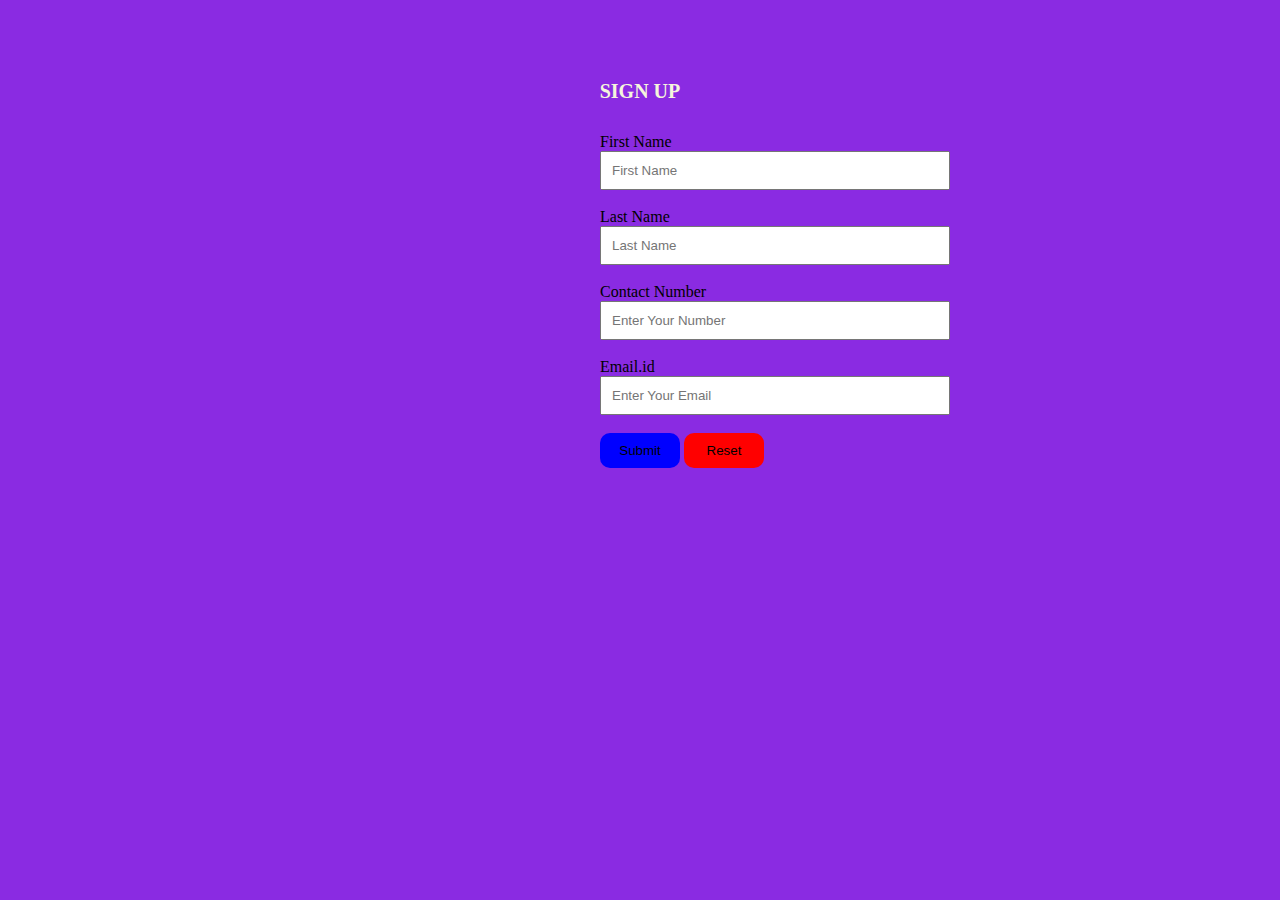
<file: February/Week 3/Assignment 3/index.html>
<html>
    <head>
        <link rel="stylesheet" href="style.css">
        <title> Sign Up Form</title>
    </head>

    <body>
        <body>
            <div id="menu">
                <div id="top">
                    <h2>SIGN UP</h2>
                </div>
    
    
    
                <div id="some">
                    <form>
                      <label>First Name</label><br>
                      <input type="text" placeholder="First Name"><br><br>
    
                      <label>Last Name</label><br>
                      <input type="text" placeholder="Last Name"><br><br>
    
                      <label>Contact Number</label><br>
                      <input type="number" placeholder="Enter Your Number"><br><br>
    
                      <label>Email.id</label><br>
                      <input type="text" placeholder="Enter Your Email"><br><br>
                      <button id="submit" type="submit">Submit</button> 
                      <button id="reset" type="reset">Reset</button>       
                    </form>
                </div>
            </div>
        </body>

    </body>
</html>
</file>
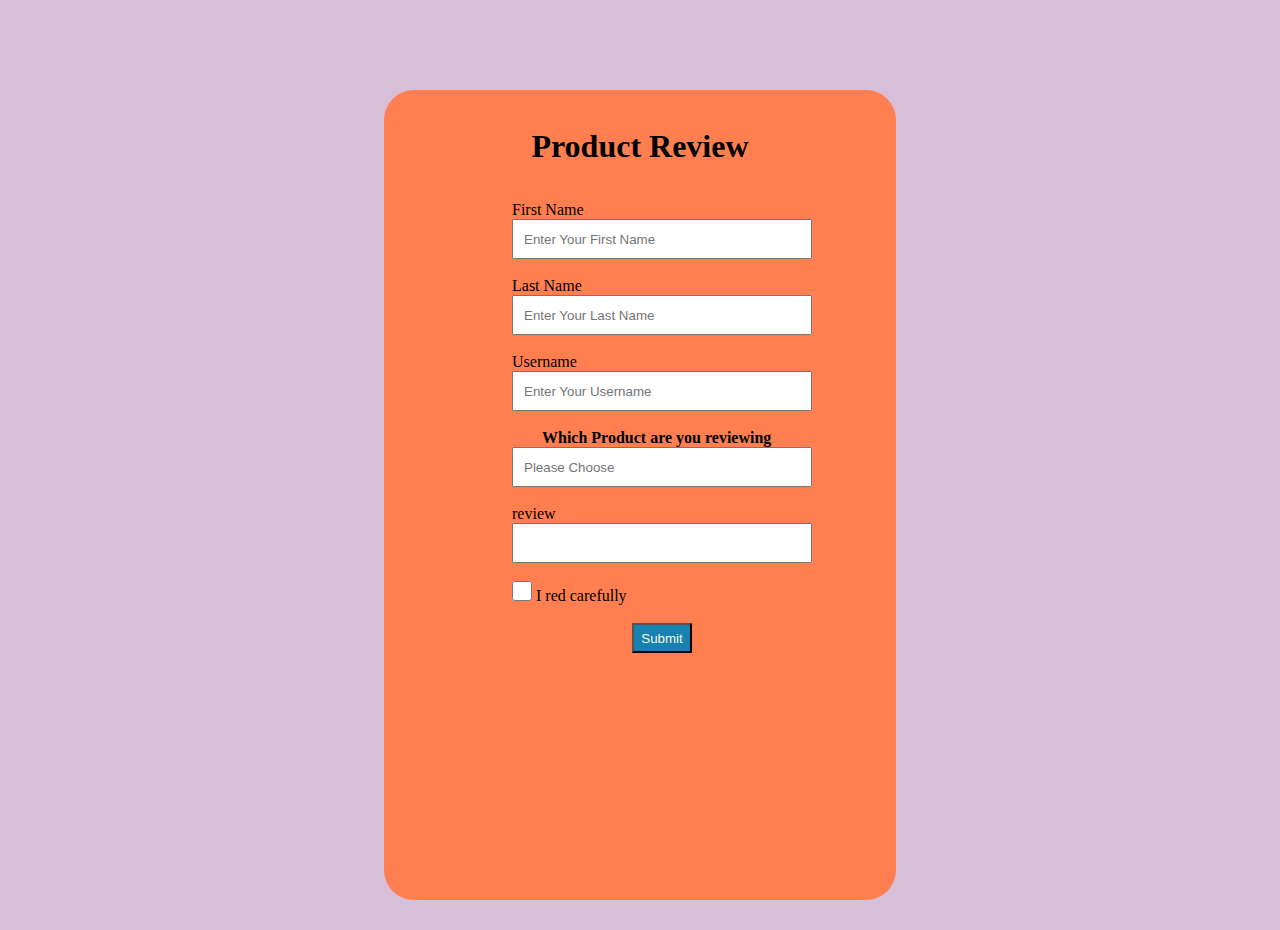
<file: February/Week 4/week-4 assignment-2/Index.html>
<!DOCTYPE html>
<html>
    <head>
        <link rel="stylesheet" href="styles.css">
        <title>Review Form</title>
    </head>

    <body>
        <div class="harsh">
            <h1>Product Review</h1><br><br>
                <form class="data">
                    <label>First Name</label><br>
                    <input type="text" placeholder="Enter Your First Name"><br><br>
                    <label>Last Name</label><br>
                    <input type="text" placeholder="Enter Your Last Name"><br><br>
                    <label>Username</label><br>
                    <input type="email" placeholder="Enter Your Username"><br><br>
            
                    <label><h4>Which Product are you reviewing</h4></label>
                    <input type="text" Name="product" list="review" placeholder="Please Choose"><br><br>
                    <datalist id="review">
                        <option value="Trimmer"></option>
                        <option value="Shoes"></option>
                        <option value="Watches"></option>
                        <option value="Clothes"></option>
                        <option value="Mobiles"></option>
                        <option value="Headphones"></option>
                    </datalist>
                    <label>review</label><br>
                    <input type="text"><br><br>
                    <input class="clickbox" type="checkbox">
                    <lable>I red carefully</lable><br><br>

                    <button class="submit" type="submit">Submit</button>
                    
                      
                    
                </form>
        </div>
    </body>
</html>
</file>
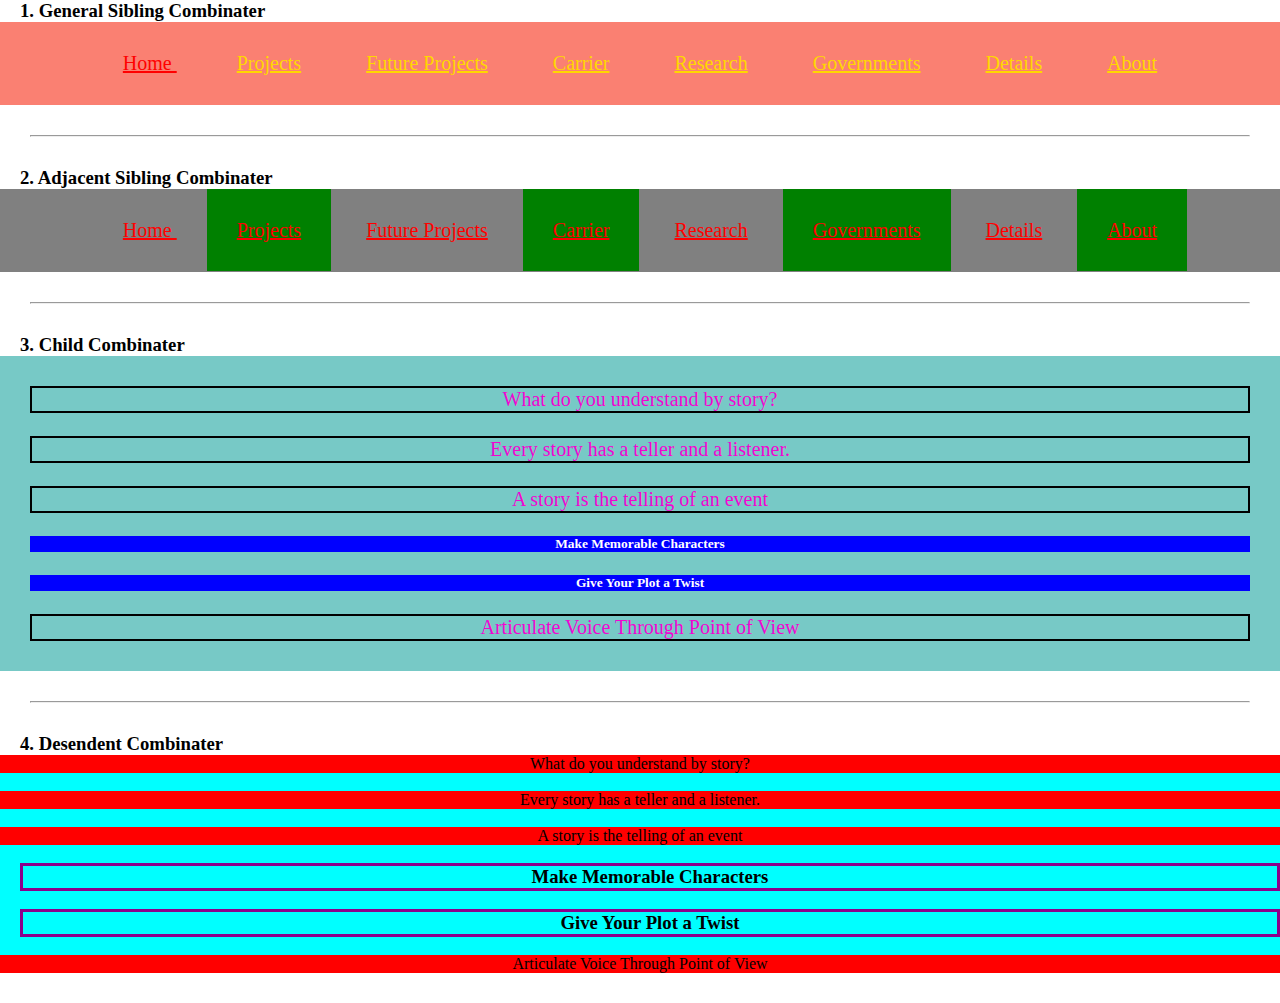
<file: February/Week 4/week-4 assignment-3/index.html>
<!DOCTYPE html>
<html>
    <head>
        <link rel="stylesheet" href="styles.css">
        <title>Combinaters</title>
    </head>

    <body>
        <h3>1. General Sibling Combinater</h3>
        
        <div id="general">
            
                <a class="first_comb1" href="https://www.facebook.com/">Home </a>
           
                <a href="https://www.facebook.com/">Projects</a>
           
                <a  href="https://www.facebook.com/">Future Projects</a>
           
                <a href="https://www.facebook.com/">Carrier</a>
            
                <a href="https://www.facebook.com/">Research</a>
           
                <a href="https://www.facebook.com/">Governments</a>
           
                <a href="https://www.facebook.com/">Details</a>

                <a href="https://www.facebook.com/">About</a>  
        </div>

        <div class="section"><hr /></div>

        <h3>2. Adjacent Sibling Combinater</h3>

        <div id="adjacent">
            <a class="active" href="https://www.facebook.com/">Home </a>
           
            <a href="https://www.facebook.com/">Projects</a>
       
            <a class="active"  href="https://www.facebook.com/">Future Projects</a>
       
            <a href="https://www.facebook.com/">Carrier</a>
        
            <a class="active" href="https://www.facebook.com/">Research</a>
       
            <a href="https://www.facebook.com/">Governments</a>
       
            <a class="active" href="https://www.facebook.com/">Details</a>

            <a href="https://www.facebook.com/">About</a>  

        </div>

        <div class="section"><hr /></div>

        <h3>3. Child Combinater</h3>

        <div id="child">
            
            <p>What do you understand by story?</p><br>
           
       
                <p>Every story has a teller and a listener.</p><br>
           
                <p>A story is the telling of an event</p><br>
           
           
                <h6>Make Memorable Characters</h6><br>
           
            
                <h6>Give Your Plot a Twist</h6><br>
           
           
                <p>Articulate Voice Through Point of View</p>
    
    </div>

    <div class="section"><hr /></div>

    <h3>4. Desendent Combinater</h3>


    <main>
        
            
                <p>What do you understand by story?</p><br>
           
       
                <p>Every story has a teller and a listener.</p><br>
           
                <p>A story is the telling of an event</p><br>
           
                <h3>Make Memorable Characters</h3><br>
            
                <h3>Give Your Plot a Twist</h3><br>
           
                <p>Articulate Voice Through Point of View</p>
    
    </div>
    </main>



        
    </body>
</html>
</file>
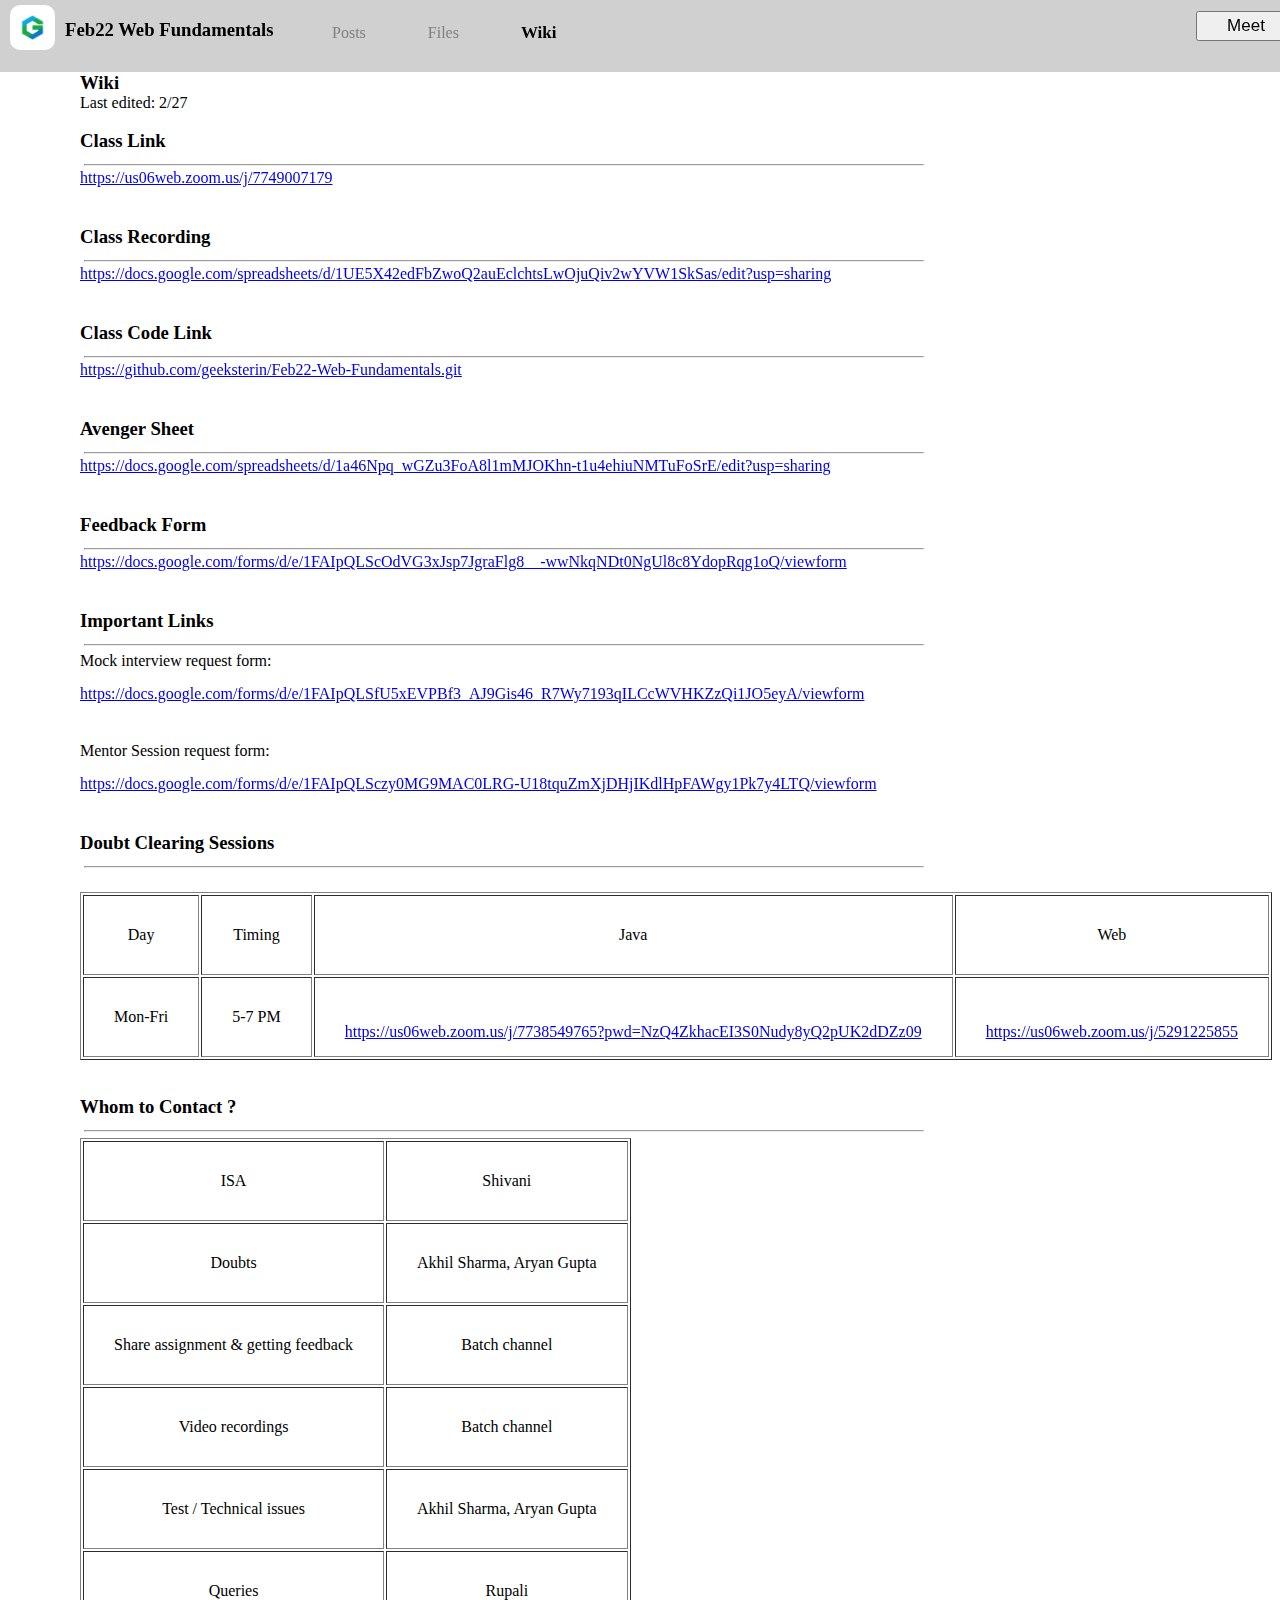
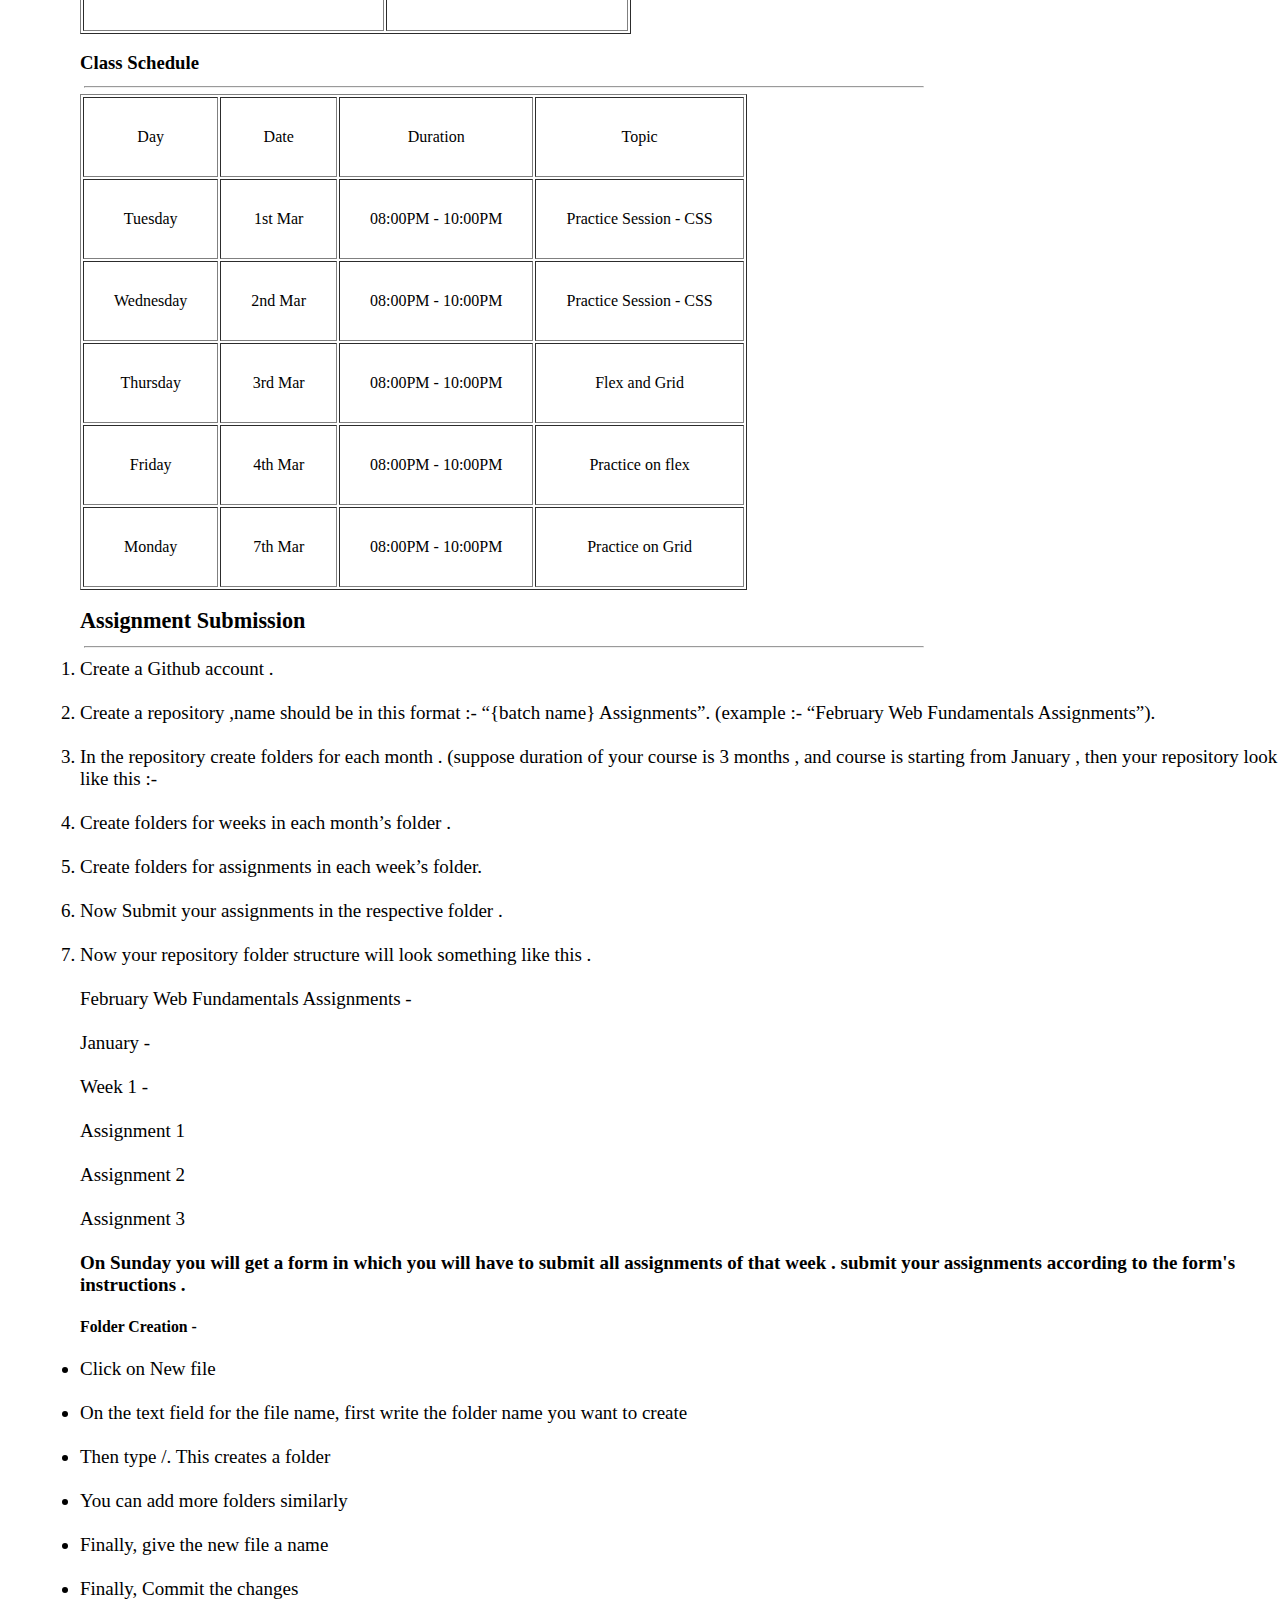
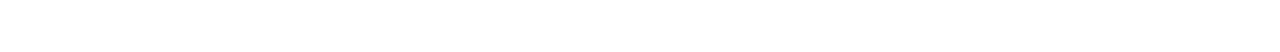
<file: March/Week 1/28 feb assignment 1/index.html>
<!DOCTYPE html>
<html lang="en">
<head>
    <meta charset="UTF-8">
    <meta http-equiv="X-UA-Compatible" content="IE=edge">
    <meta name="viewport" content="width=device-width, initial-scale=1.0">
    <title>Wiki Page</title>
    <link rel="stylesheet" href="styles.css">
</head>
<body>
    <nav>
        <div id="navbar">
            <img src="./imggg.png">
            <h3 class="heading">Feb22 Web Fundamentals</h3> 
        </div>

        <div class="two">
           <table>
               <tr>
                   <td>
                    <p class="menu_bar">Posts</p>
                   </td>
                   <td>
                    <p class="menu_bar">Files</p>
                   </td>
                   <td>
                    <h5 class="bold">Wiki</h5>
                   </td>
               </tr>
               <button>Meet</button>
           </table>
        </div>
    </nav><br><br><br><br>

    <main>
        <div>
            <h3>Wiki</h3>
            <p>Last edited: 2/27</p>
            
            <div><br>
                <h3>Class Link</h3><hr/>
                <a href="https://us06web.zoom.us/j/7749007179">
                    https://us06web.zoom.us/j/7749007179</a>

            </div><br><br><br>

            <div>
                <h3>Class Recording</h3><hr/>
                <a href="https://docs.google.com/spreadsheets/d/1UE5X42edFbZwoQ2auEclchtsLwOjuQiv2wYVW1SkSas/edit?usp=sharing">
                    https://docs.google.com/spreadsheets/d/1UE5X42edFbZwoQ2auEclchtsLwOjuQiv2wYVW1SkSas/edit?usp=sharing</a>
            </div><br><br><br>
            
            <div>
                <h3>Class Code Link</h3><hr/>
                <a href="https://github.com/geeksterin/Feb22-Web-Fundamentals.git">
                    https://github.com/geeksterin/Feb22-Web-Fundamentals.git</a>
                
            </div><br><br><br>

            <div>
                <h3>Avenger Sheet</h3><hr/>
            <a href="https://docs.google.com/spreadsheets/d/1a46Npq_wGZu3FoA8l1mMJOKhn-t1u4ehiuNMTuFoSrE/edit?usp=sharing">
                https://docs.google.com/spreadsheets/d/1a46Npq_wGZu3FoA8l1mMJOKhn-t1u4ehiuNMTuFoSrE/edit?usp=sharing</a>

            </div><br><br><br>

            <div>
                <h3>Feedback Form</h3><hr/>
                <a href="https://docs.google.com/forms/d/e/1FAIpQLScOdVG3xJsp7JgraFlg8__-wwNkqNDt0NgUl8c8YdopRqg1oQ/viewform">
                    https://docs.google.com/forms/d/e/1FAIpQLScOdVG3xJsp7JgraFlg8__-wwNkqNDt0NgUl8c8YdopRqg1oQ/viewform</a>
            </div><br><br><br>

            <div>
                <h3>Important Links</h3><hr/><br>
                <p>Mock interview request form:</p>
                <a href="https://docs.google.com/forms/d/e/1FAIpQLSfU5xEVPBf3_AJ9Gis46_R7Wy7193qILCcWVHKZzQi1JO5eyA/viewform">
                    https://docs.google.com/forms/d/e/1FAIpQLSfU5xEVPBf3_AJ9Gis46_R7Wy7193qILCcWVHKZzQi1JO5eyA/viewform</a>
            </div><br><br><br>

            <div>
                <p>Mentor Session request form:</p>
            <a href="https://docs.google.com/forms/d/e/1FAIpQLSczy0MG9MAC0LRG-U18tquZmXjDHjIKdlHpFAWgy1Pk7y4LTQ/viewform">
                https://docs.google.com/forms/d/e/1FAIpQLSczy0MG9MAC0LRG-U18tquZmXjDHjIKdlHpFAWgy1Pk7y4LTQ/viewform</a>
            </div><br><br><br>

    </main>

    <section>
        <div><h3>Doubt Clearing Sessions</h3></div><hr/><br><br>
        <table border="1">
                <tr>
                    <td>Day</td>
                    <td>Timing</td>
                    <td>Java</td>
                    <td>Web</td>
                </tr>

                <tr>
                    <td>Mon-Fri</td>
                    <td>5-7 PM</td>
                    <td><a href="https://us06web.zoom.us/j/7738549765?pwd=NzQ4ZkhacEI3S0Nudy8yQ2pUK2dDZz09">
                        https://us06web.zoom.us/j/7738549765?pwd=NzQ4ZkhacEI3S0Nudy8yQ2pUK2dDZz09</a></td>
                        <td><a href="https://us06web.zoom.us/j/5291225855">https://us06web.zoom.us/j/5291225855</a></td>
                </tr>
        </table><br><br>

        <div><h3>Whom to Contact ?</h3></div><hr/><br>
        <table border="1">
            <tr>
                <td>ISA</td>
                <td>Shivani</td>
            </tr>
            <tr>
                <td>Doubts</td>
                <td>Akhil Sharma, Aryan Gupta</td>
            </tr>
            <tr>
                <td>Share assignment & getting feedback</td>
                <td>	Batch channel </td>
            </tr>
            <tr>
                <td>Video recordings</td>
                <td>Batch channel</td>
            </tr>
            <tr>
                <td>Test / Technical issues</td>
                <td>Akhil Sharma, Aryan Gupta</td>
            </tr>
            <tr>
                <td>Queries</td>
                <td>Rupali</td>
            </tr>
        </table><br>

        <div><h3>Class Schedule</h3></div><hr/><br>

        <table border="1">
            <tr>
                <td>Day</td>
                <td>Date</td>
                <td>Duration</td>
                <td>Topic</td>
            </tr>

            <tr>
                <td>Tuesday</td>
                <td>1st Mar</td>
                <td>08:00PM - 10:00PM</td>
                <td>Practice Session - CSS</td>
            </tr>

            <tr>
                <td>Wednesday</td>
                <td>2nd Mar</td>
                <td>08:00PM - 10:00PM</td>
                <td>Practice Session - CSS</td>
            </tr>

            <tr>
                <td>Thursday</td>
                <td>3rd Mar</td>
                <td>08:00PM - 10:00PM</td>
                <td>Flex and Grid</td>
            </tr>

            <tr>
                <td>Friday</td>
                <td>4th Mar</td>
                <td>08:00PM - 10:00PM</td>
                <td>Practice on flex</td>
            </tr>

            <tr>
                <td>Monday</td>
                <td>7th Mar</td>
                <td>08:00PM - 10:00PM</td>
                <td>Practice on Grid</td>
            </tr>
        </table>
    </section><br>

    <article>
        <div><h3>Assignment Submission</h3></div><hr/><br>
        <ol>
            <li><p>Create a Github account .</p></li><br>
            <li>Create a repository ,name should be in this format :- “{​​​​batch name}​​​​​​​​​​​ Assignments”. (example :- “February Web Fundamentals Assignments”).</li><br>
            <li>In the repository create folders for each month . (suppose duration of your course is 3 months , 
                and course is starting from January , then your repository look like this :- </li><br>
            <li>Create folders for weeks in each month’s folder .</li><br>
            <li>Create folders for assignments in each week’s folder.</li><br>
            <li>Now Submit your assignments in the respective folder .</li><br>
            <li>Now your repository folder structure will look something like this .</li><br>
        </ol>
        <p>February Web Fundamentals Assignments -</p><br>
        <p>January -</p><br>
        <p>Week 1 -</p><br>
        <p>  Assignment 1</p><br>
        <p>Assignment 2</p><br>
        <p>Assignment 3</p><br>
        <h4>On Sunday you will get a form in which you will have to submit all assignments of that week . 
            submit your assignments according to the form's instructions .</h4><br>

        <h5>Folder Creation -</h5><br>   
        <ul>
            <li>Click on New file</li><br>
            <li>On the text field for the file name, first write the folder name you want to create</li><br>
            <li>Then type /. This creates a folder</li><br>
            <li>You can add more folders similarly</li><br>
            <li>Finally, give the new file a name</li><br>
            <li>Finally,  Commit the changes</li><br>
        </ul> 
    </article>
</body>
</html>
</file>
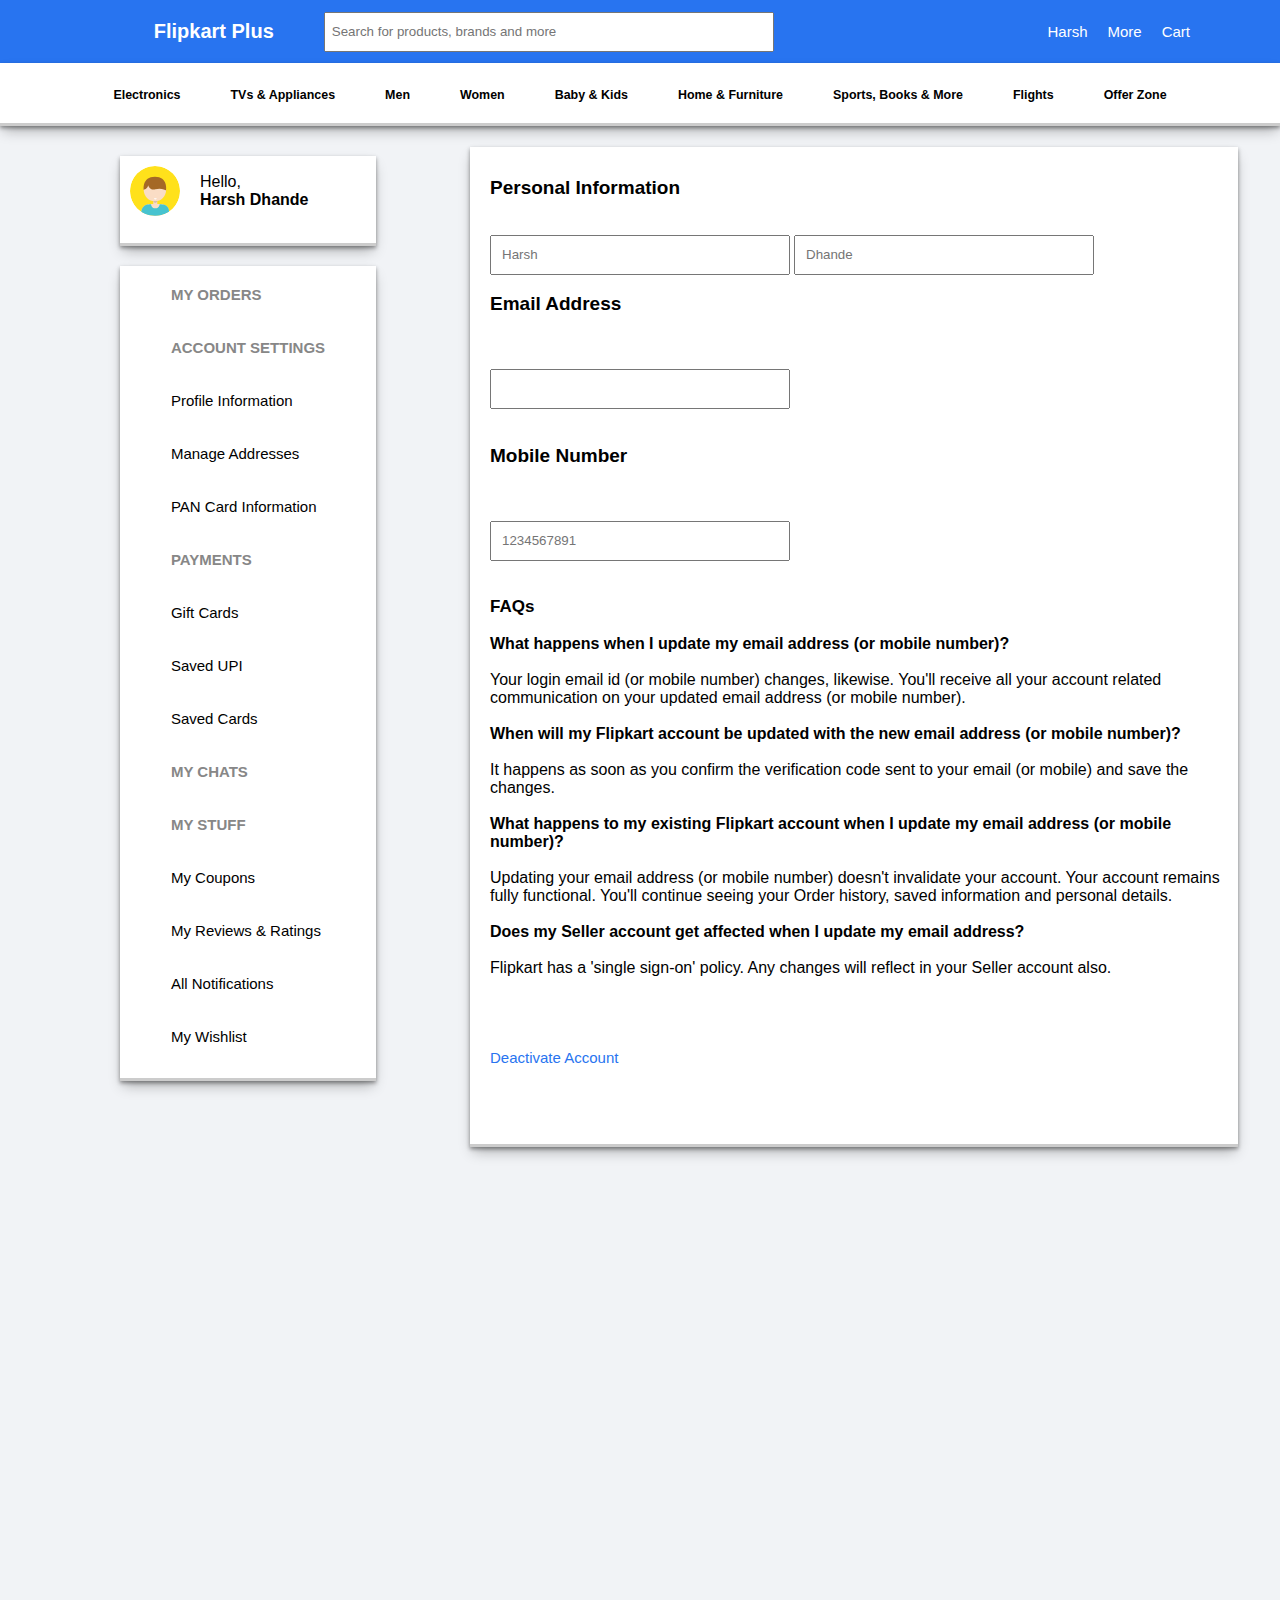
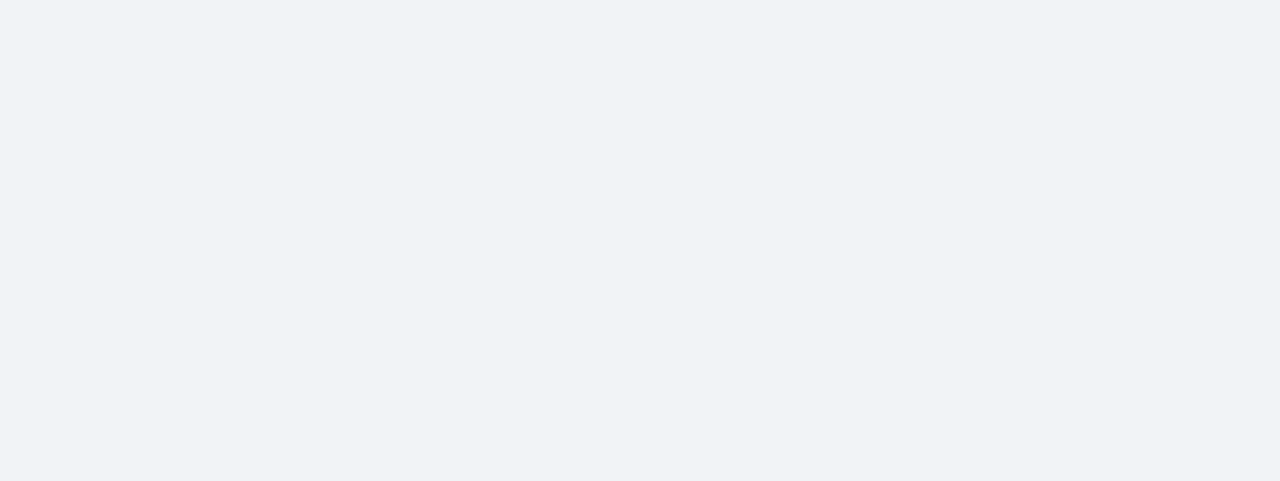
<file: March/Week 1/3 march assignment 4/index.html>
<!DOCTYPE html>
<html lang="en">
<head>
    <meta charset="UTF-8">
    <meta http-equiv="X-UA-Compatible" content="IE=edge">
    <meta name="viewport" content="width=device-width, initial-scale=1.0">
    <title>Flipkart Page</title>
    <link rel="stylesheet" href="styles.css">
  
</head>
<body>
    <div class="container">
        <div class="blue-navigation">
            <div class="blue-left">
                <h2 class="logo">Flipkart Plus</h2>
                <input class="search-bar" placeholder="Search for products, brands and more" type="search">
            </div>
            <div class="blue-right">
                <a class="a1" href="#">Harsh</a>
                <a class="a1" href="#">More</a>
                <a class="a1" href="#">Cart</a>
            </div>
        </div>
        <div class="white-navigation">
            <a href="#"><h5>Electronics</h5></a>
            <a href="#"><h5>TVs & Appliances</h5></a>
            <a href="#"><h5>Men</h5></a>
            <a href="#"><h5>Women</h5></a>
            <a href="#"><h5>Baby & Kids</h5></a>
            <a href="#"><h5>Home & Furniture</h5></a>
            <a href="#"><h5>Sports, Books & More</h5></a>
            <a href="#"><h5>Flights</h5></a>
            <a href="#"><h5>Offer Zone</h5></a>
        </div>

        <div class="content">
            <div class="section-1">
                <div class="profile28">
                    <div class="section-logo">
                        <img class="profile" src="./proffile.svg" alt="profile" >
                    </div>
                    <div class="hello">
                        <p>Hello,</p>
                        <h5>Harsh Dhande</h5>
                    </div>
                    
                </div>
            </div>
            <div class="section-2">
                <div class="side-bar">
                    <div class="my-order"><h4>MY ORDERS</h4></div><br><br>

                    <div class="accout-setting">
                        <h4>ACCOUNT SETTINGS</h4><br><br>
                        <a href="#"> <p>Profile Information</p></a><br><br>
                        <a href="#"><p>Manage Addresses</p></a><br><br>
                        <a href="#"><p>PAN Card Information</p></a><br><br>
                    </div>

                    <div class="payments">
                       <h4>PAYMENTS</h4><br><br>
                       <a href="#"> <p>Gift Cards</p></a><br><br>
                       <a href="#"> <p>Saved UPI</p></a><br><br>
                       <a href="#"><p>Saved Cards</p></a><br><br>
                    </div>

                    <div class="my-chats">
                        <h4>MY CHATS</h4><br><br>
                    </div>

                    <div class="my-stuff">
                        <h4>MY STUFF</h4><br><br>
                        <a href="#"><p>My Coupons</p></a><br><br>
                        <a href="#"><p>My Reviews & Ratings</p></a><br><br>
                        <a href="#"><p>All Notifications</p></a><br><br>
                        <a href="#"><p>My Wishlist</p></a><br><br>
                    </div>

                </div>
            </div>
          
        </div>

        <div class="container-2">
            <div class="section-3">
                <h5 class="info">Personal Information</h5><br><br>
                <input type="text" placeholder="Harsh">
                <input type="text" placeholder="Dhande"><br><br>
    
    
                <h5>Email Address</h5><br><br><br>
                <input type="text"><br><br><br>
    
                <h5>Mobile Number</h5><br><br><br>
                <input type="number" placeholder="1234567891">
            </div><br><br>
            <div class="detais">
                <h3>FAQs</h3><br>
                <h6>What happens when I update my email address (or mobile number)?</h6><br>
                <p>Your login email id (or mobile number) changes, likewise. 
                    You'll receive all your account related communication on your updated email address (or mobile number).
                </p><br>

                <h6>When will my Flipkart account be updated with the new email address (or mobile number)?</h6><br>
                <p>It happens as soon as you confirm the verification code sent to your email (or mobile) and save the changes.</p><br>


                <h6>What happens to my existing Flipkart account when I update my email address (or mobile number)?</h6><br>
                <p>Updating your email address (or mobile number) doesn't invalidate your account. Your account remains fully functional.
                     You'll continue seeing your Order history, saved information and personal details.
                </p><br>

                <h6>Does my Seller account get affected when I update my email address?</h6><br>
                <p>Flipkart has a 'single sign-on' policy. Any changes will reflect in your Seller account also.</p><br><br><br><br>

                <a href="#">Deactivate Account</a>

            </div>
        </div>

       
    </div>
</body>
</html>
</file>
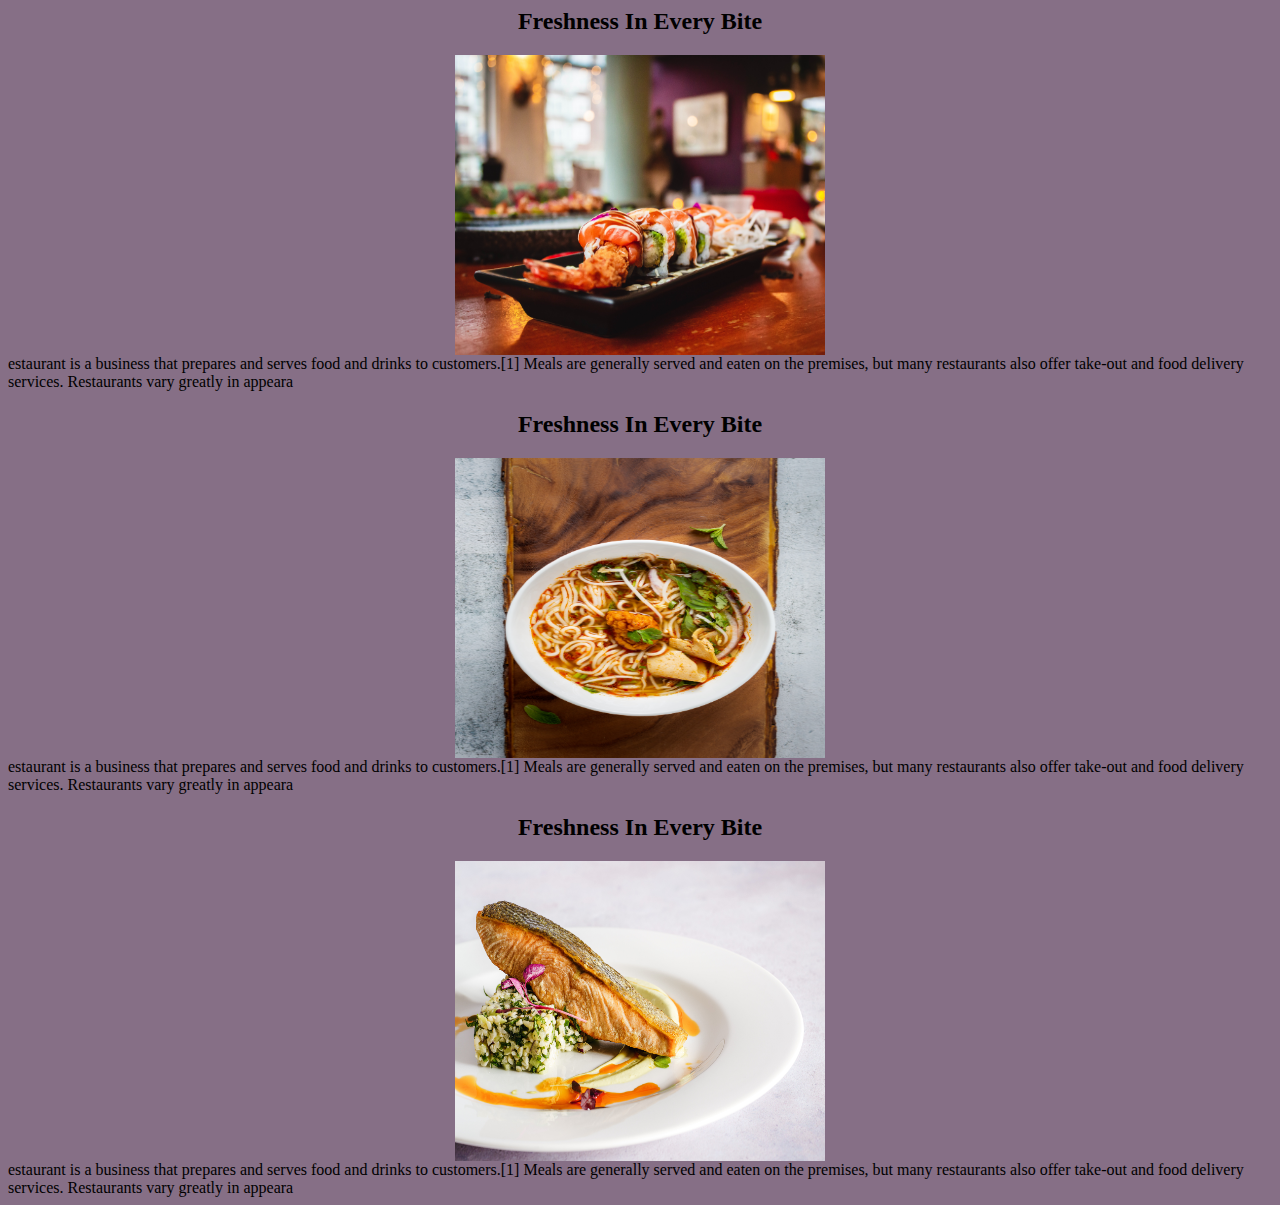
<file: February/Week 4/week-4 assigment-1/Content.html>
<html>
    <head>
        <style>
            body {
                background-color: rgb(134, 111, 134);
            }
            img {
                width: 370px;
                height: 300px;
                text-align: center;
            }
            .thought {
                text-align: center;
            }
            #food {
                text-align: center;
            }
            

        </style>
    </head>
    <body>
        <h2 class="thought">Freshness In Every Bite</h2>

        <div id="food">
            <img src="./cuisine 1.jpg">
        </div>
        <div>estaurant is a business that prepares and serves food and drinks to customers.[1] Meals are generally 
            served and eaten on the premises, but many restaurants also offer take-out and food delivery services. 
            Restaurants vary greatly in appeara</div>

        <div><h2 class="thought">Freshness In Every Bite</h2>

            <div id="food">
                <img src="./cuisine 2.jpg">
            </div>
            <div>estaurant is a business that prepares and serves food and drinks to customers.[1] Meals are generally 
                served and eaten on the premises, but many restaurants also offer take-out and food delivery services. 
                Restaurants vary greatly in appeara</div>

                <div><h2 class="thought">Freshness In Every Bite</h2>

                <div id="food">
                <img src="./cuisine3.jpg">
                </div>
                <div>estaurant is a business that prepares and serves food and drinks to customers.[1] Meals are generally 
                    served and eaten on the premises, but many restaurants also offer take-out and food delivery services. 
                    Restaurants vary greatly in appeara</div>    
    </div>    

    </body>

    
    
</html>
</file>
<file: February/Week 3/Assignment 3/style.css>
*{
    margin: 0;
    padding: 0;
    box-sizing: border-box;
}
body {
    margin-top: 80px;
    background-color: blueviolet;
}
#menu {
    color: black;
}
#top {
    font-size: 10px;
}
h2 {
    font-size: 2em;
    text-align: center;
    margin-top: 50px;
    color: beige;
}
form {
    margin-left: 600px;
    margin-top: 30px;
}
input {
    width: 350px;
    padding: 10px;
}
#submit {
    background-color: blue;
    width: 80px;
    padding: 10px;
    border-radius: 10px;
    border: 0px;
}
#reset {
    background-color: red;
    width: 80px;
    padding: 10px;
    border-radius: 10px;
    border: 0px;
}
</file>
<file: February/Week 4/week-4 assignment-2/styles.css>
* {
    margin: 0;
    padding: 0;
    box-sizing: border-box;
}
body {
    background-color: thistle;
}
.harsh {
    background-color: coral;
    width: 40vw;
    height: 90vh;
    margin-left: 30vw;
    margin-top: 10vh;
    padding-top: 3%;
    border-radius: 30px;
    margin-bottom: 30px;
}

.data {
    margin-left: 25%;
}
input {
    width: 300px;
    height: 40px;
    padding: 10px;
}
h1 {
    text-align: center;
    color: black;
}
h4 {
    margin-left: 30px;
}
.clickbox {
    width: 20px;
    height: 20px;
}
.submit {
    background-color: rgb(23, 130, 175);
    color: beige;
    width: 60px;
    height: 30px;
    margin-left: 120px;
    cursor: pointer;
}
.submit:hover {
    color: black;
}
</file>
<file: February/Week 4/week-4 assignment-3/styles.css>
* {
    margin: 0;
    padding: 0;
    box-sizing: border-box;
}
#general {
    background-color: salmon;
    color: black;
    padding: 30px;
    text-align: center;
    font-size: 20px;

}
a {
    padding: 30px;
}

a:link {
    color: red;

}
a:visited {
    color: white;

}
a:hover {
    background-color: black;
    padding: 30px;
}
.first_comb1~a {
    color: gold;
}
.section {
    padding: 30px;

}
#adjacent {
    background-color: gray;
    color: snow;
    padding: 30px;
    text-align: center;
    font-size: 20px;
}
.active + a {
    background-color: green;
}
#child {
    background-color: rgb(119, 201, 198);
    padding: 30px;
    text-align: center;
    font-size: 20px;
}
div > p {
    border: 2px solid black;
    color: rgb(240, 6, 209);
}
div > h6 {
    background-color: blue;
    color: white;
}
main p {
    background-color: red;
}
main h3 {
    border: 3px solid darkmagenta;
}
main {
    text-align: center;
    margin-bottom: 30px;
    background-color: aqua;
}
ul {
    text-align: center;
}
h3 {
    margin-left: 20px;
}
</file>
<file: March/Week 1/28 feb assignment 1/styles.css>
* {
    margin: 0;
    padding: 0;
    box-sizing: border-box;
}
nav {
    background-color: rgb(208, 208, 208);
    height: 8vh;
    width: 100vw;
    position: fixed;
    
}
img {
    width: 45px;
    height: 45px;
    border-radius: 10px;
    margin: 5px;
    margin-left: 10px;
    
}
.menu_bar {
    color: grey;
}
.heading {
    position: relative;
    left: 65px;
    bottom: 40px;
}
.bold {
    font-size: 17px;
}
td {
    padding: 30px;
}
.two {
    position: relative;
    bottom: 90px;
    left: 300px;
}
button {
    position: absolute;
    top: 20px;
    left: 70vw;
    width: 100px;
    height: 30px;
    font-size: 17px;
}
#main {
    margin-top: 80px;
}
.p2 {
    position: relative;
    bottom: 45px;
    left: 68px;
    font-size: 14px;
    color: grey;
    margin-bottom: 10px;
}
#link_1 {
    margin-top: 50px;
    margin-left: 50px;
}
hr {
    position: relative;
    width: 70%;
    right: 15rem;
    left: 4px;
    top: 12px;
   
}
a {
    position: relative;
    top: 15px;
}
main {
    margin-left: 80px;
}
table {
    height: 5vh;
    text-align: center;
}
section {
    margin-left: 80px;
}
article {
    margin-left: 80px;
    margin-bottom: 30px;
    font-size: 19px;
}
button{
    cursor: pointer;
}
</file>
<file: March/Week 1/3 march assignment 4/styles.css>
* {
    margin: 0;
    padding: 0;
    box-sizing: border-box;
}
.container {
    width: 100vw;
    min-height: 100vh;
    display: flex;
    flex-direction: column;
    background-color: #f1f3f6;
}
.blue-navigation {
    width: 100vw;
    height: 7vh;
    background-color: #2874f0;
    display: flex;
    flex-direction: row;
    justify-content: space-around;
    align-items: center;
    padding: 10px;
    gap: 50px;
}
.blue-left {
    height: 40px;
    display: flex;
    flex-direction: row;
    flex: 3;
    gap: 50px;
    justify-content: center;
    align-items: center;
}
.blue-right {
    height: 40px;
    flex: 1;
    display: flex;
    justify-content: center;
    align-items: center;
    gap: 20px;
}
.logo {
    font-size: 20px;
    font-family: sans-serif;
    color: white;
}
.search-bar {
    align-items: center;
    width: 450px;
    padding: 6px;
}
.a1 {
    text-decoration: none;
    color: white;
}
.white-navigation {
    width: 100vw;
    height: 7vh;
    background-color: #ffffff;
    box-shadow: rgba(0, 0, 0, 0.4) 0px 2px 4px, rgba(0, 0, 0, 0.3) 0px 7px 13px -3px, rgba(0, 0, 0, 0.2) 0px -3px 0px inset;
    display: flex;
    gap: 50px;
    justify-content: center;
    align-items: center;
}
a {
    text-decoration: none;
    color: black;
    font-family: sans-serif;
    font-size: 15px;
}
.content {
    display: flex;
    flex-direction: column;
}
.section-1 {
    width: 20vw;
    height: 10vh;
    background-color: #ffffff;
    box-shadow: rgba(0, 0, 0, 0.4) 0px 2px 4px, rgba(0, 0, 0, 0.3) 0px 7px 13px -3px, rgba(0, 0, 0, 0.2) 0px -3px 0px inset;
    margin-top: 30px;
    margin-left: 120px;
    margin-bottom: 20px;

}
.profile28 {
    display: flex;
    flex-direction: row;
    justify-content: left;
    align-items: center;
    padding-top: 10px;
    padding-left: 10px;
    gap: 20px;
}
.profile {
    width: 50px;
    height: 50px;
    border-radius: 50%;
    display: flex;
}
.section-2 {
    width: 20vw;
    background-color: #ffffff;
    box-shadow: rgba(0, 0, 0, 0.4) 0px 2px 4px, rgba(0, 0, 0, 0.3) 0px 7px 13px -3px, rgba(0, 0, 0, 0.2) 0px -3px 0px inset;
    display: flex;
    flex-direction: column;
    justify-content: center;
    align-items: center;
    margin-left: 120px;
    padding-top: 20px;
}
.container-2 {
    width: 60vw;
    min-height: 100vh;
    background-color: #ffffff;
    box-shadow: rgba(0, 0, 0, 0.4) 0px 2px 4px, rgba(0, 0, 0, 0.3) 0px 7px 13px -3px, rgba(0, 0, 0, 0.2) 0px -3px 0px inset;
    display: flex;
    flex-direction: column;
    justify-content: space-between;
    position: relative;
    bottom: 58.4rem;
    left: 25rem;
    padding-left: 20px;
    padding-top: 30px;
    margin-left: 70px;
    padding-bottom: 80px;
    
}
input {
    width: 300px;
    height: 40px;
    padding-left: 10px;
}
h4 {
    font-family: sans-serif;
    font-size: 15px;
    color: #878787;
}
h6 {
    font-family: sans-serif;
    font-size: 16px;
}
.section-3 h5 {
   font-size: 19px;
   font-family: sans-serif;
}
h3 {
   font-family: sans-serif;
   font-size: 17px;
}
p {
   font-family: sans-serif;
}
.hello h5 {
   font-size: 16px;
   font-family: sans-serif;
}
.detais a {
   color: #2874f0;
}
</file>
